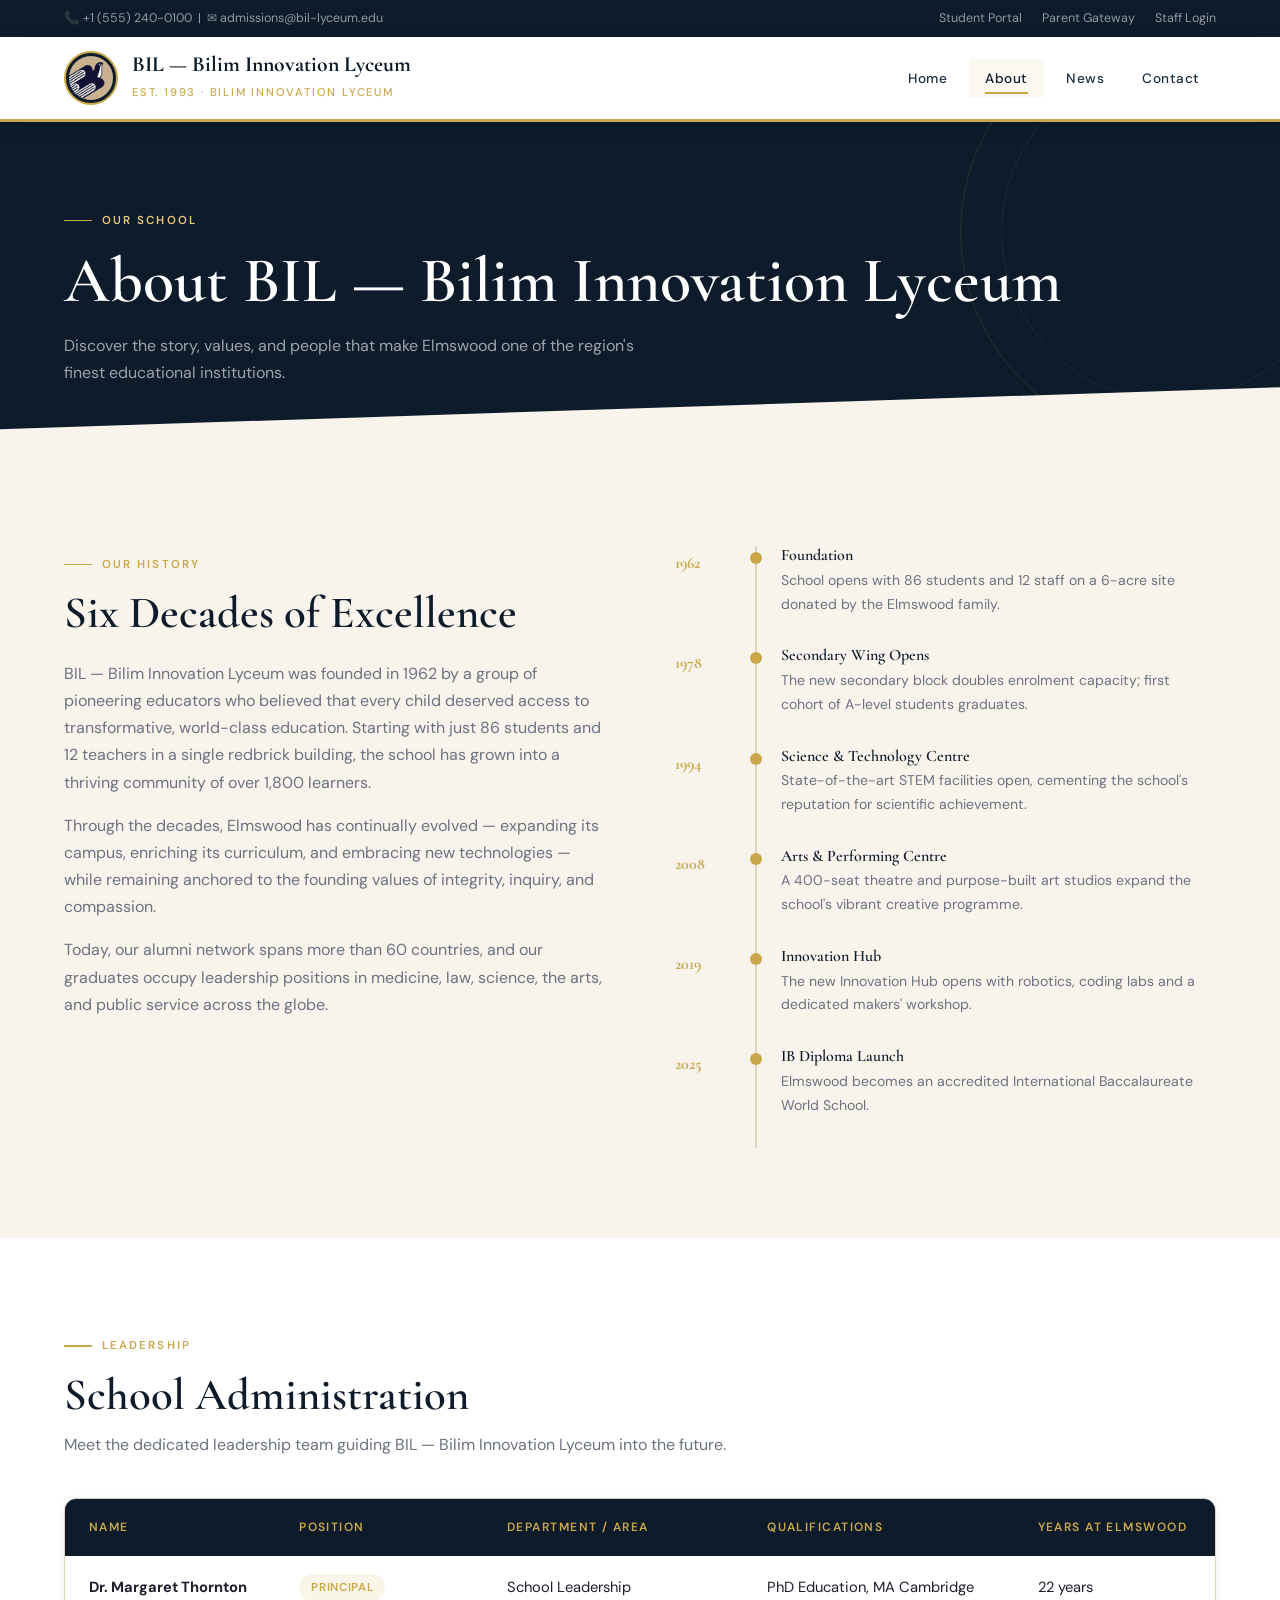
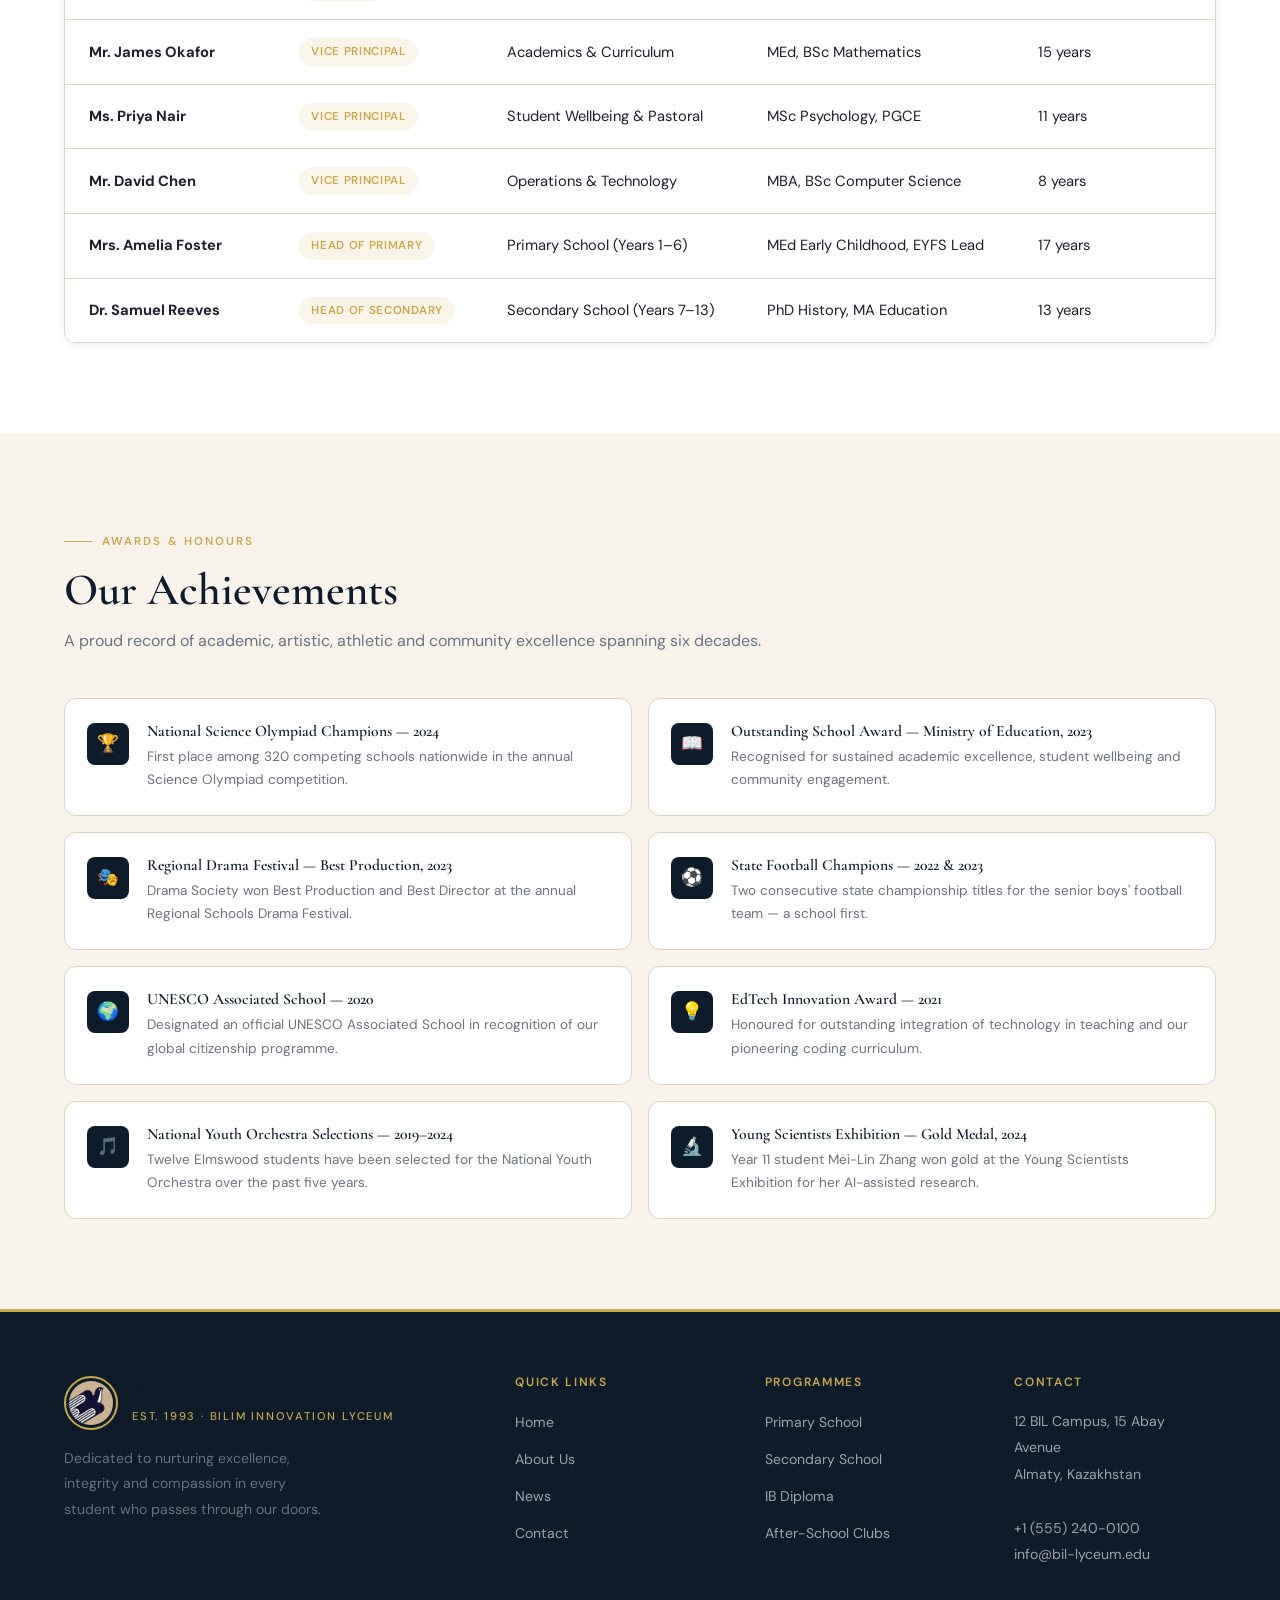
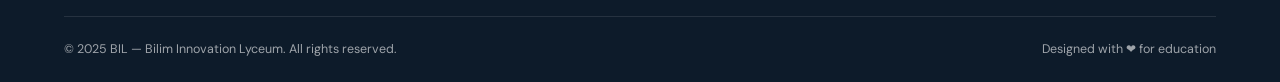
<file: about.html>
<!DOCTYPE html>
<html lang="en">
<head>
  <meta charset="UTF-8" />
  <meta name="viewport" content="width=device-width, initial-scale=1.0" />
  <title>About — BIL — Bilim Innovation Lyceum</title>
  <link rel="stylesheet" href="style.css" />
</head>
<body>

  <!-- ── Top Bar ── -->
  <div class="topbar">
    <div class="container">
      <span>📞 +1 (555) 240-0100 &nbsp;|&nbsp; ✉ admissions@bil-lyceum.edu</span>
      <div class="topbar-links">
        <a href="#">Student Portal</a>
        <a href="#">Parent Gateway</a>
        <a href="#">Staff Login</a>
      </div>
    </div>
  </div>

  <!-- ── Header / Nav ── -->
  <header>
    <div class="container">
      <div class="nav-inner">
                <a href="index.html" class="logo-wrap">
          <img class="logo-img" src="images/logo.png" alt="BIL Logo"
               onerror="this.style.display='none';this.nextElementSibling.style.display='flex'">
          <div class="logo-svg" style="display:none">
            <svg width="34" height="34" viewBox="0 0 34 34" fill="none">
              <path d="M17 4L30 11V23L17 30L4 23V11L17 4Z" stroke="#C9A84C" stroke-width="1.5" fill="none"/>
              <path d="M17 8L26 13V21L17 26L8 21V13L17 8Z" fill="#C9A84C" opacity="0.2"/>
              <text x="17" y="21" text-anchor="middle" font-family="Georgia,serif" font-size="11" font-weight="bold" fill="#C9A84C">B</text>
            </svg>
          </div>
          <div class="logo-text">
            <h1>BIL — Bilim Innovation Lyceum</h1>
            <span>Est. 1993 · Bilim Innovation Lyceum</span>
          </div>
        </a>

        <button class="hamburger" id="hamburger" aria-label="Toggle menu">
          <span></span><span></span><span></span>
        </button>

        <nav>
          <ul id="nav-menu">
            <li><a href="index.html">Home</a></li>
            <li><a href="about.html" class="active">About</a></li>
            <li><a href="news.html">News</a></li>
            <li><a href="contact.html">Contact</a></li>
          </ul>
        </nav>
      </div>
    </div>
  </header>

  <!-- =========================================
       PAGE HERO
  ========================================= -->
  <section class="page-hero">
    <div class="page-hero-deco"></div>
    <div class="container">
      <span class="section-label">Our School</span>
      <h1>About BIL — Bilim Innovation Lyceum</h1>
      <p>Discover the story, values, and people that make Elmswood one of the region's finest educational institutions.</p>
    </div>
  </section>

  <!-- =========================================
       SCHOOL HISTORY
  ========================================= -->
  <section class="about-history">
    <div class="container">
      <div class="about-history-grid">
        <div class="history-text">
          <span class="section-label">Our History</span>
          <h2>Six Decades of Excellence</h2>
          <p>
            BIL — Bilim Innovation Lyceum was founded in 1962 by a group of pioneering educators who believed
            that every child deserved access to transformative, world-class education. Starting with
            just 86 students and 12 teachers in a single redbrick building, the school has grown
            into a thriving community of over 1,800 learners.
          </p>
          <p>
            Through the decades, Elmswood has continually evolved — expanding its campus, enriching
            its curriculum, and embracing new technologies — while remaining anchored to the founding
            values of integrity, inquiry, and compassion.
          </p>
          <p>
            Today, our alumni network spans more than 60 countries, and our graduates occupy
            leadership positions in medicine, law, science, the arts, and public service across
            the globe.
          </p>
        </div>

        <!-- Timeline -->
        <div class="history-timeline">
          <div class="tl-item">
            <div class="tl-year">1962</div>
            <div class="tl-body">
              <h4>Foundation</h4>
              <p>School opens with 86 students and 12 staff on a 6-acre site donated by the Elmswood family.</p>
            </div>
          </div>
          <div class="tl-item">
            <div class="tl-year">1978</div>
            <div class="tl-body">
              <h4>Secondary Wing Opens</h4>
              <p>The new secondary block doubles enrolment capacity; first cohort of A-level students graduates.</p>
            </div>
          </div>
          <div class="tl-item">
            <div class="tl-year">1994</div>
            <div class="tl-body">
              <h4>Science &amp; Technology Centre</h4>
              <p>State-of-the-art STEM facilities open, cementing the school's reputation for scientific achievement.</p>
            </div>
          </div>
          <div class="tl-item">
            <div class="tl-year">2008</div>
            <div class="tl-body">
              <h4>Arts &amp; Performing Centre</h4>
              <p>A 400-seat theatre and purpose-built art studios expand the school's vibrant creative programme.</p>
            </div>
          </div>
          <div class="tl-item">
            <div class="tl-year">2019</div>
            <div class="tl-body">
              <h4>Innovation Hub</h4>
              <p>The new Innovation Hub opens with robotics, coding labs and a dedicated makers' workshop.</p>
            </div>
          </div>
          <div class="tl-item">
            <div class="tl-year">2025</div>
            <div class="tl-body">
              <h4>IB Diploma Launch</h4>
              <p>Elmswood becomes an accredited International Baccalaureate World School.</p>
            </div>
          </div>
        </div>
      </div>
    </div>
  </section>

  <!-- =========================================
       ADMINISTRATION TABLE
  ========================================= -->
  <section class="admin-section">
    <div class="container">
      <span class="section-label">Leadership</span>
      <h2>School Administration</h2>
      <p>Meet the dedicated leadership team guiding BIL — Bilim Innovation Lyceum into the future.</p>

      <div class="admin-table-wrap">
        <table>
          <thead>
            <tr>
              <th>Name</th>
              <th>Position</th>
              <th>Department / Area</th>
              <th>Qualifications</th>
              <th>Years at Elmswood</th>
            </tr>
          </thead>
          <tbody>
            <tr>
              <td><strong>Dr. Margaret Thornton</strong></td>
              <td><span class="position-badge">Principal</span></td>
              <td>School Leadership</td>
              <td>PhD Education, MA Cambridge</td>
              <td>22 years</td>
            </tr>
            <tr>
              <td><strong>Mr. James Okafor</strong></td>
              <td><span class="position-badge">Vice Principal</span></td>
              <td>Academics &amp; Curriculum</td>
              <td>MEd, BSc Mathematics</td>
              <td>15 years</td>
            </tr>
            <tr>
              <td><strong>Ms. Priya Nair</strong></td>
              <td><span class="position-badge">Vice Principal</span></td>
              <td>Student Wellbeing &amp; Pastoral</td>
              <td>MSc Psychology, PGCE</td>
              <td>11 years</td>
            </tr>
            <tr>
              <td><strong>Mr. David Chen</strong></td>
              <td><span class="position-badge">Vice Principal</span></td>
              <td>Operations &amp; Technology</td>
              <td>MBA, BSc Computer Science</td>
              <td>8 years</td>
            </tr>
            <tr>
              <td><strong>Mrs. Amelia Foster</strong></td>
              <td><span class="position-badge">Head of Primary</span></td>
              <td>Primary School (Years 1–6)</td>
              <td>MEd Early Childhood, EYFS Lead</td>
              <td>17 years</td>
            </tr>
            <tr>
              <td><strong>Dr. Samuel Reeves</strong></td>
              <td><span class="position-badge">Head of Secondary</span></td>
              <td>Secondary School (Years 7–13)</td>
              <td>PhD History, MA Education</td>
              <td>13 years</td>
            </tr>
          </tbody>
        </table>
      </div>
    </div>
  </section>

  <!-- =========================================
       ACHIEVEMENTS
  ========================================= -->
  <section class="achievements-section">
    <div class="container">
      <span class="section-label">Awards &amp; Honours</span>
      <h2>Our Achievements</h2>
      <p>A proud record of academic, artistic, athletic and community excellence spanning six decades.</p>

      <ul class="achievements-grid">
        <li class="achievement-item">
          <div class="ach-icon">🏆</div>
          <div class="ach-text">
            <h4>National Science Olympiad Champions — 2024</h4>
            <p>First place among 320 competing schools nationwide in the annual Science Olympiad competition.</p>
          </div>
        </li>
        <li class="achievement-item">
          <div class="ach-icon">📖</div>
          <div class="ach-text">
            <h4>Outstanding School Award — Ministry of Education, 2023</h4>
            <p>Recognised for sustained academic excellence, student wellbeing and community engagement.</p>
          </div>
        </li>
        <li class="achievement-item">
          <div class="ach-icon">🎭</div>
          <div class="ach-text">
            <h4>Regional Drama Festival — Best Production, 2023</h4>
            <p>Drama Society won Best Production and Best Director at the annual Regional Schools Drama Festival.</p>
          </div>
        </li>
        <li class="achievement-item">
          <div class="ach-icon">⚽</div>
          <div class="ach-text">
            <h4>State Football Champions — 2022 &amp; 2023</h4>
            <p>Two consecutive state championship titles for the senior boys' football team — a school first.</p>
          </div>
        </li>
        <li class="achievement-item">
          <div class="ach-icon">🌍</div>
          <div class="ach-text">
            <h4>UNESCO Associated School — 2020</h4>
            <p>Designated an official UNESCO Associated School in recognition of our global citizenship programme.</p>
          </div>
        </li>
        <li class="achievement-item">
          <div class="ach-icon">💡</div>
          <div class="ach-text">
            <h4>EdTech Innovation Award — 2021</h4>
            <p>Honoured for outstanding integration of technology in teaching and our pioneering coding curriculum.</p>
          </div>
        </li>
        <li class="achievement-item">
          <div class="ach-icon">🎵</div>
          <div class="ach-text">
            <h4>National Youth Orchestra Selections — 2019–2024</h4>
            <p>Twelve Elmswood students have been selected for the National Youth Orchestra over the past five years.</p>
          </div>
        </li>
        <li class="achievement-item">
          <div class="ach-icon">🔬</div>
          <div class="ach-text">
            <h4>Young Scientists Exhibition — Gold Medal, 2024</h4>
            <p>Year 11 student Mei-Lin Zhang won gold at the Young Scientists Exhibition for her AI-assisted research.</p>
          </div>
        </li>
      </ul>
    </div>
  </section>

  <!-- =========================================
       FOOTER
  ========================================= -->
  <footer>
    <div class="container">
      <div class="footer-main">
        <div class="footer-brand">
                  <a href="index.html" class="logo-wrap">
          <img class="logo-img" src="images/logo.png" alt="BIL Logo"
               onerror="this.style.display='none';this.nextElementSibling.style.display='flex'">
          <div class="logo-svg" style="display:none">
            <svg width="34" height="34" viewBox="0 0 34 34" fill="none">
              <path d="M17 4L30 11V23L17 30L4 23V11L17 4Z" stroke="#C9A84C" stroke-width="1.5" fill="none"/>
              <path d="M17 8L26 13V21L17 26L8 21V13L17 8Z" fill="#C9A84C" opacity="0.2"/>
              <text x="17" y="21" text-anchor="middle" font-family="Georgia,serif" font-size="11" font-weight="bold" fill="#C9A84C">B</text>
            </svg>
          </div>
          <div class="logo-text">
            <h1>BIL — Bilim Innovation Lyceum</h1>
            <span>Est. 1993 · Bilim Innovation Lyceum</span>
          </div>
        </a>
          <p>Dedicated to nurturing excellence, integrity and compassion in every student who passes through our doors.</p>
        </div>
        <div class="footer-col">
          <h4>Quick Links</h4>
          <ul>
            <li><a href="index.html">Home</a></li>
            <li><a href="about.html">About Us</a></li>
            <li><a href="news.html">News</a></li>
            <li><a href="contact.html">Contact</a></li>
          </ul>
        </div>
        <div class="footer-col">
          <h4>Programmes</h4>
          <ul>
            <li><a href="#">Primary School</a></li>
            <li><a href="#">Secondary School</a></li>
            <li><a href="#">IB Diploma</a></li>
            <li><a href="#">After-School Clubs</a></li>
          </ul>
        </div>
        <div class="footer-col">
          <h4>Contact</h4>
          <address>
            12 BIL Campus, 15 Abay Avenue<br>Almaty, Kazakhstan<br><br>
            <a href="tel:+15552400100">+1 (555) 240-0100</a><br>
            <a href="mailto:info@bil-lyceum.edu">info@bil-lyceum.edu</a>
          </address>
        </div>
      </div>
      <div class="footer-bottom">
        <span>© 2025 BIL — Bilim Innovation Lyceum. All rights reserved.</span>
        <span>Designed with ❤ for education</span>
      </div>
    </div>
  </footer>

  <script>
    const hamburger = document.getElementById('hamburger');
    const navMenu   = document.getElementById('nav-menu');
    hamburger.addEventListener('click', () => {
      hamburger.classList.toggle('open');
      navMenu.classList.toggle('open');
    });
  </script>
</body>
</html>
</file>
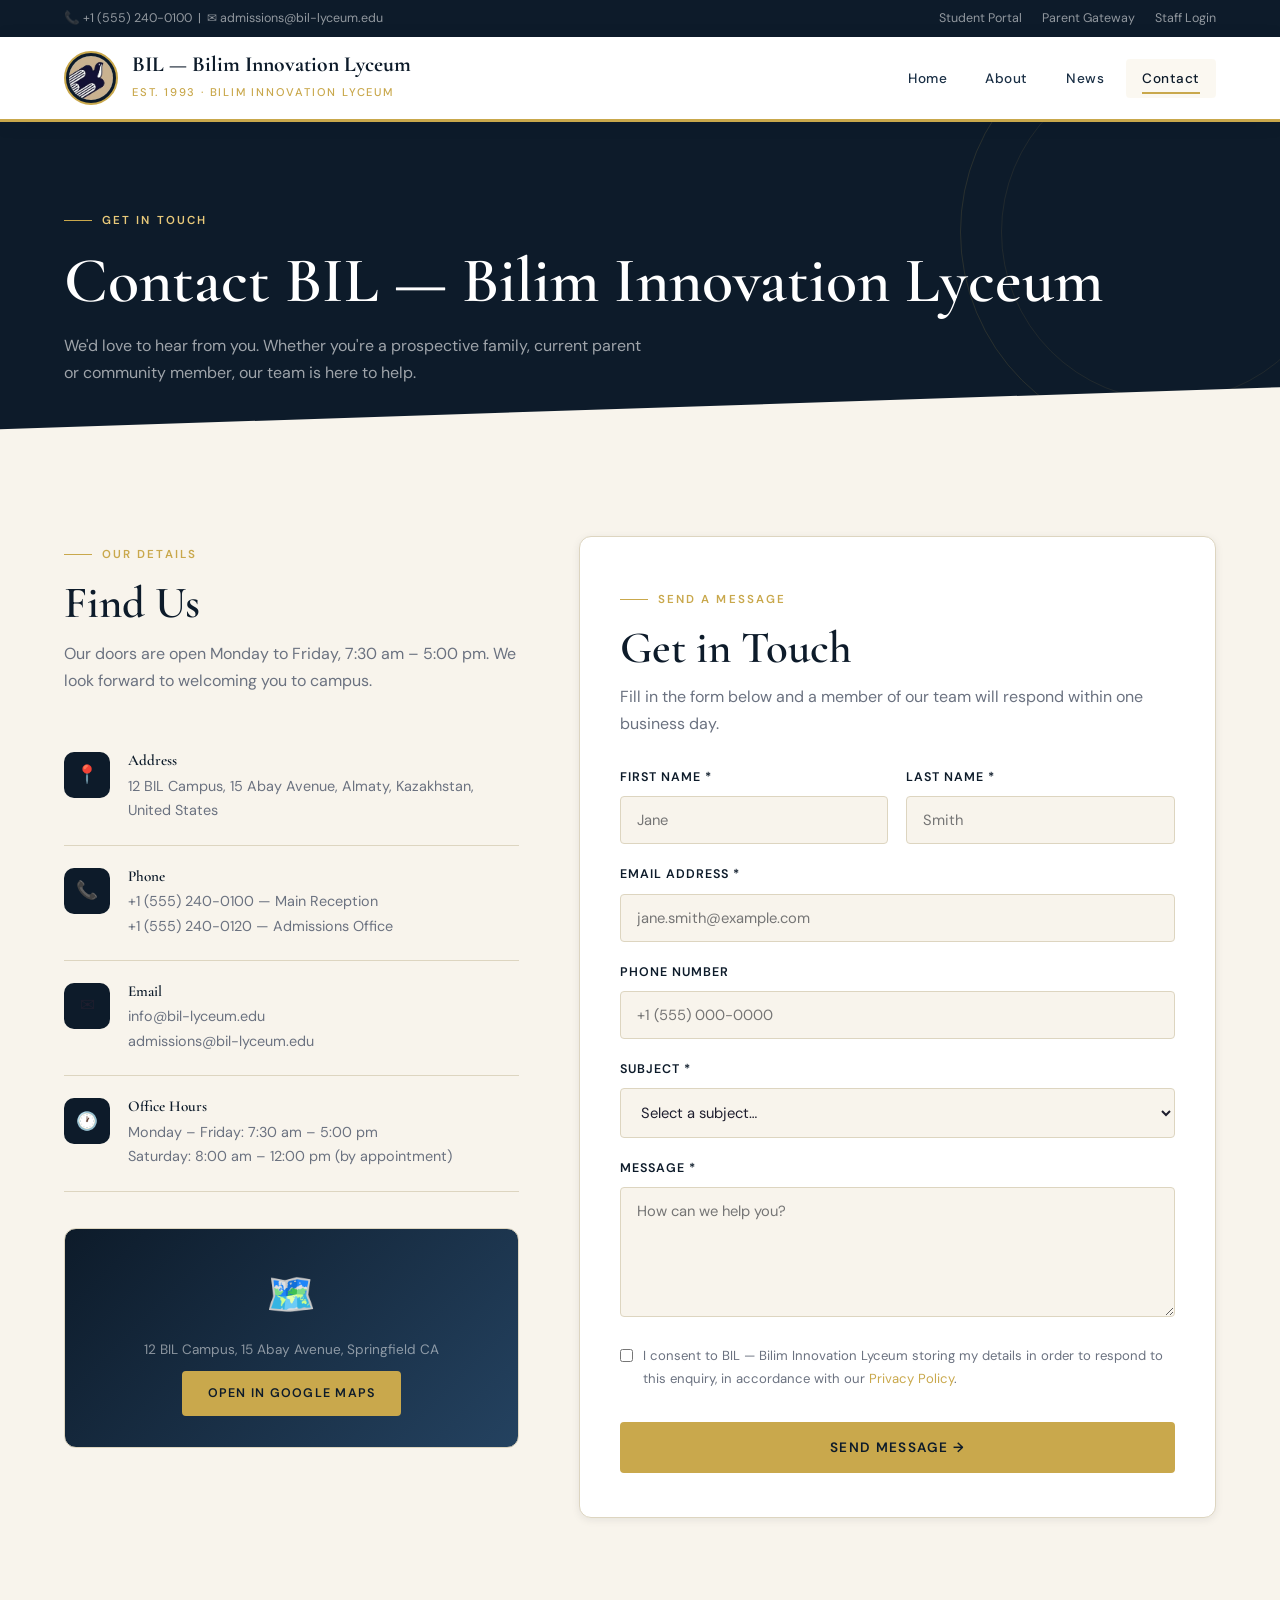
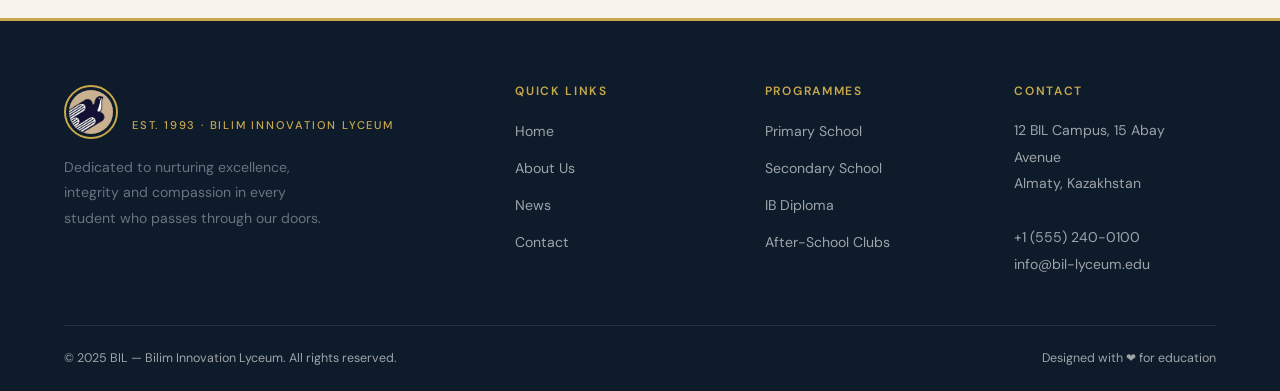
<file: contact.html>
<!DOCTYPE html>
<html lang="en">
<head>
  <meta charset="UTF-8" />
  <meta name="viewport" content="width=device-width, initial-scale=1.0" />
  <title>Contact — BIL — Bilim Innovation Lyceum</title>
  <link rel="stylesheet" href="style.css" />
</head>
<body>

  <!-- ── Top Bar ── -->
  <div class="topbar">
    <div class="container">
      <span>📞 +1 (555) 240-0100 &nbsp;|&nbsp; ✉ admissions@bil-lyceum.edu</span>
      <div class="topbar-links">
        <a href="#">Student Portal</a>
        <a href="#">Parent Gateway</a>
        <a href="#">Staff Login</a>
      </div>
    </div>
  </div>

  <!-- ── Header / Nav ── -->
  <header>
    <div class="container">
      <div class="nav-inner">
                <a href="index.html" class="logo-wrap">
          <img class="logo-img" src="images/logo.png" alt="BIL Logo"
               onerror="this.style.display='none';this.nextElementSibling.style.display='flex'">
          <div class="logo-svg" style="display:none">
            <svg width="34" height="34" viewBox="0 0 34 34" fill="none">
              <path d="M17 4L30 11V23L17 30L4 23V11L17 4Z" stroke="#C9A84C" stroke-width="1.5" fill="none"/>
              <path d="M17 8L26 13V21L17 26L8 21V13L17 8Z" fill="#C9A84C" opacity="0.2"/>
              <text x="17" y="21" text-anchor="middle" font-family="Georgia,serif" font-size="11" font-weight="bold" fill="#C9A84C">B</text>
            </svg>
          </div>
          <div class="logo-text">
            <h1>BIL — Bilim Innovation Lyceum</h1>
            <span>Est. 1993 · Bilim Innovation Lyceum</span>
          </div>
        </a>

        <button class="hamburger" id="hamburger" aria-label="Toggle menu">
          <span></span><span></span><span></span>
        </button>

        <nav>
          <ul id="nav-menu">
            <li><a href="index.html">Home</a></li>
            <li><a href="about.html">About</a></li>
            <li><a href="news.html">News</a></li>
            <li><a href="contact.html" class="active">Contact</a></li>
          </ul>
        </nav>
      </div>
    </div>
  </header>

  <!-- =========================================
       PAGE HERO
  ========================================= -->
  <section class="page-hero">
    <div class="page-hero-deco"></div>
    <div class="container">
      <span class="section-label">Get in Touch</span>
      <h1>Contact BIL — Bilim Innovation Lyceum</h1>
      <p>We'd love to hear from you. Whether you're a prospective family, current parent or community member, our team is here to help.</p>
    </div>
  </section>

  <!-- =========================================
       CONTACT MAIN
  ========================================= -->
  <main class="contact-main">
    <div class="container">
      <div class="contact-grid">

        <!-- Contact Info -->
        <div class="contact-info">
          <span class="section-label">Our Details</span>
          <h2>Find Us</h2>
          <p>Our doors are open Monday to Friday, 7:30 am – 5:00 pm. We look forward to welcoming you to campus.</p>

          <div class="contact-detail">
            <div class="contact-icon">📍</div>
            <div class="contact-detail-text">
              <h4>Address</h4>
              <p>12 BIL Campus, 15 Abay Avenue, Almaty, Kazakhstan, United States</p>
            </div>
          </div>

          <div class="contact-detail">
            <div class="contact-icon">📞</div>
            <div class="contact-detail-text">
              <h4>Phone</h4>
              <p><a href="tel:+15552400100">+1 (555) 240-0100</a> — Main Reception</p>
              <p><a href="tel:+15552400120">+1 (555) 240-0120</a> — Admissions Office</p>
            </div>
          </div>

          <div class="contact-detail">
            <div class="contact-icon">✉</div>
            <div class="contact-detail-text">
              <h4>Email</h4>
              <p><a href="mailto:info@bil-lyceum.edu">info@bil-lyceum.edu</a></p>
              <p><a href="mailto:admissions@bil-lyceum.edu">admissions@bil-lyceum.edu</a></p>
            </div>
          </div>

          <div class="contact-detail">
            <div class="contact-icon">🕐</div>
            <div class="contact-detail-text">
              <h4>Office Hours</h4>
              <p>Monday – Friday: 7:30 am – 5:00 pm</p>
              <p>Saturday: 8:00 am – 12:00 pm (by appointment)</p>
            </div>
          </div>

          <!-- Map placeholder -->
          <div style="margin-top:36px;">
            <div style="background:linear-gradient(135deg,var(--navy),var(--navy-light));border-radius:var(--radius-lg);height:220px;display:flex;flex-direction:column;align-items:center;justify-content:center;gap:10px;border:1px solid var(--border);">
              <span style="font-size:2.5rem;">🗺️</span>
              <p style="color:rgba(255,255,255,.5);font-size:.85rem;">12 BIL Campus, 15 Abay Avenue, Springfield CA</p>
              <a href="https://maps.google.com" target="_blank" rel="noopener" class="btn btn-gold" style="padding:10px 24px;font-size:.78rem;">Open in Google Maps</a>
            </div>
          </div>
        </div>

        <!-- Contact Form -->
        <div class="contact-form-wrap">
          <span class="section-label">Send a Message</span>
          <h2>Get in Touch</h2>
          <p>Fill in the form below and a member of our team will respond within one business day.</p>

          <form id="contact-form" novalidate>
            <div class="form-row">
              <div class="form-group">
                <label for="first-name">First Name *</label>
                <input type="text" id="first-name" name="first-name" placeholder="Jane" required />
              </div>
              <div class="form-group">
                <label for="last-name">Last Name *</label>
                <input type="text" id="last-name" name="last-name" placeholder="Smith" required />
              </div>
            </div>

            <div class="form-group">
              <label for="email">Email Address *</label>
              <input type="email" id="email" name="email" placeholder="jane.smith@example.com" required />
            </div>

            <div class="form-group">
              <label for="phone">Phone Number</label>
              <input type="tel" id="phone" name="phone" placeholder="+1 (555) 000-0000" />
            </div>

            <div class="form-group">
              <label for="subject">Subject *</label>
              <select id="subject" name="subject" required>
                <option value="" disabled selected>Select a subject…</option>
                <option value="admissions">Admissions Enquiry</option>
                <option value="academics">Academic Information</option>
                <option value="fees">Fees &amp; Scholarships</option>
                <option value="events">Events &amp; Open Days</option>
                <option value="complaint">Complaint / Concern</option>
                <option value="other">Other</option>
              </select>
            </div>

            <div class="form-group">
              <label for="message">Message *</label>
              <textarea id="message" name="message" placeholder="How can we help you?" required></textarea>
            </div>

            <div class="form-group" style="display:flex;align-items:flex-start;gap:10px;margin-bottom:24px;">
              <input type="checkbox" id="consent" name="consent" style="width:auto;margin-top:4px;" required />
              <label for="consent" style="font-size:.82rem;text-transform:none;letter-spacing:0;font-weight:400;color:var(--muted);">
                I consent to BIL — Bilim Innovation Lyceum storing my details in order to respond to this enquiry, in accordance with our
                <a href="#" style="color:var(--gold);">Privacy Policy</a>.
              </label>
            </div>

            <div class="form-submit">
              <button type="submit" class="btn btn-gold">Send Message →</button>
            </div>

            <!-- Success Message (hidden by default) -->
            <div id="form-success" style="display:none;margin-top:20px;padding:18px 22px;background:rgba(201,168,76,.1);border:1px solid var(--gold);border-radius:var(--radius);color:var(--navy);">
              <strong>✅ Message sent!</strong> Thank you for reaching out. We'll be in touch within one business day.
            </div>
          </form>
        </div>

      </div>
    </div>
  </main>

  <!-- =========================================
       FOOTER
  ========================================= -->
  <footer>
    <div class="container">
      <div class="footer-main">
        <div class="footer-brand">
                  <a href="index.html" class="logo-wrap">
          <img class="logo-img" src="images/logo.png" alt="BIL Logo"
               onerror="this.style.display='none';this.nextElementSibling.style.display='flex'">
          <div class="logo-svg" style="display:none">
            <svg width="34" height="34" viewBox="0 0 34 34" fill="none">
              <path d="M17 4L30 11V23L17 30L4 23V11L17 4Z" stroke="#C9A84C" stroke-width="1.5" fill="none"/>
              <path d="M17 8L26 13V21L17 26L8 21V13L17 8Z" fill="#C9A84C" opacity="0.2"/>
              <text x="17" y="21" text-anchor="middle" font-family="Georgia,serif" font-size="11" font-weight="bold" fill="#C9A84C">B</text>
            </svg>
          </div>
          <div class="logo-text">
            <h1>BIL — Bilim Innovation Lyceum</h1>
            <span>Est. 1993 · Bilim Innovation Lyceum</span>
          </div>
        </a>
          <p>Dedicated to nurturing excellence, integrity and compassion in every student who passes through our doors.</p>
        </div>
        <div class="footer-col">
          <h4>Quick Links</h4>
          <ul>
            <li><a href="index.html">Home</a></li>
            <li><a href="about.html">About Us</a></li>
            <li><a href="news.html">News</a></li>
            <li><a href="contact.html">Contact</a></li>
          </ul>
        </div>
        <div class="footer-col">
          <h4>Programmes</h4>
          <ul>
            <li><a href="#">Primary School</a></li>
            <li><a href="#">Secondary School</a></li>
            <li><a href="#">IB Diploma</a></li>
            <li><a href="#">After-School Clubs</a></li>
          </ul>
        </div>
        <div class="footer-col">
          <h4>Contact</h4>
          <address>
            12 BIL Campus, 15 Abay Avenue<br>Almaty, Kazakhstan<br><br>
            <a href="tel:+15552400100">+1 (555) 240-0100</a><br>
            <a href="mailto:info@bil-lyceum.edu">info@bil-lyceum.edu</a>
          </address>
        </div>
      </div>
      <div class="footer-bottom">
        <span>© 2025 BIL — Bilim Innovation Lyceum. All rights reserved.</span>
        <span>Designed with ❤ for education</span>
      </div>
    </div>
  </footer>

  <script>
    // Hamburger toggle
    const hamburger = document.getElementById('hamburger');
    const navMenu   = document.getElementById('nav-menu');
    hamburger.addEventListener('click', () => {
      hamburger.classList.toggle('open');
      navMenu.classList.toggle('open');
    });

    // Form submit handler (demo)
    const form    = document.getElementById('contact-form');
    const success = document.getElementById('form-success');
    form.addEventListener('submit', (e) => {
      e.preventDefault();
      if (!form.checkValidity()) {
        form.reportValidity();
        return;
      }
      success.style.display = 'block';
      form.reset();
      success.scrollIntoView({ behavior: 'smooth', block: 'nearest' });
    });
  </script>
</body>
</html>
</file>
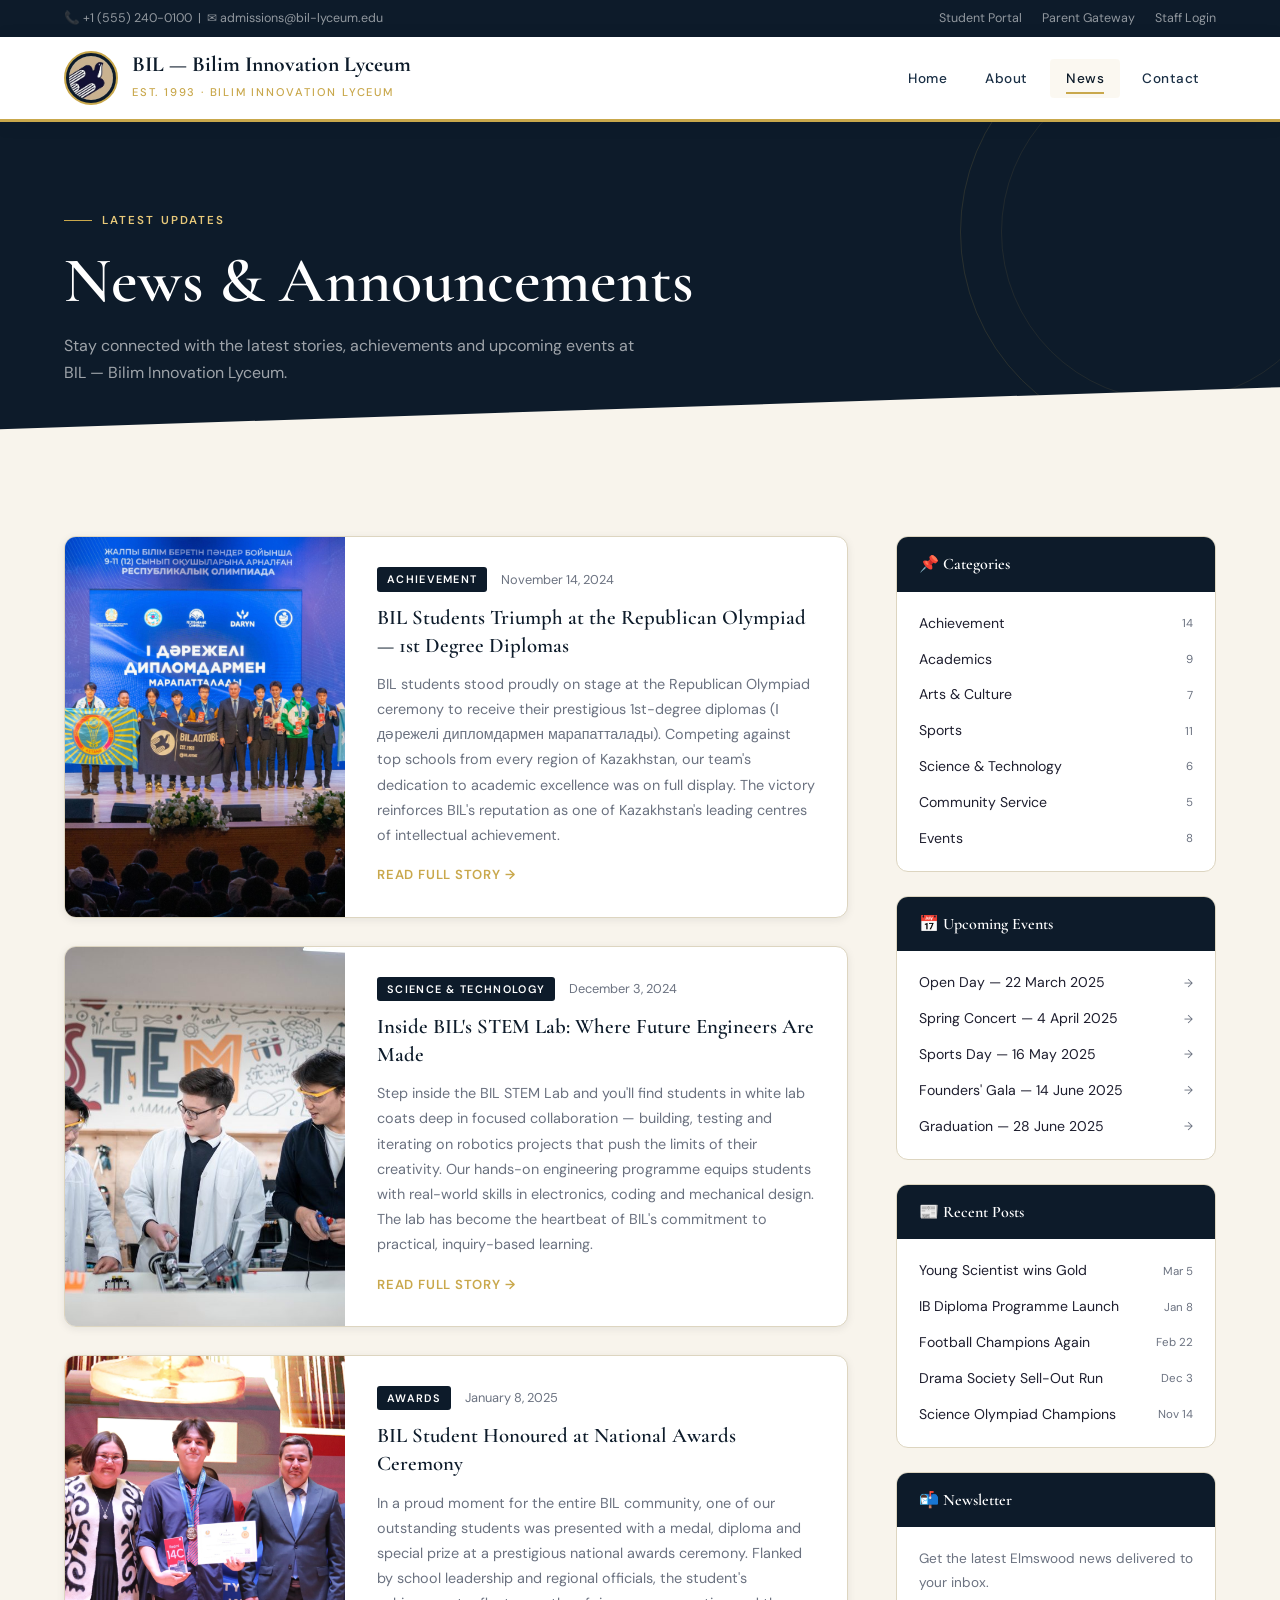
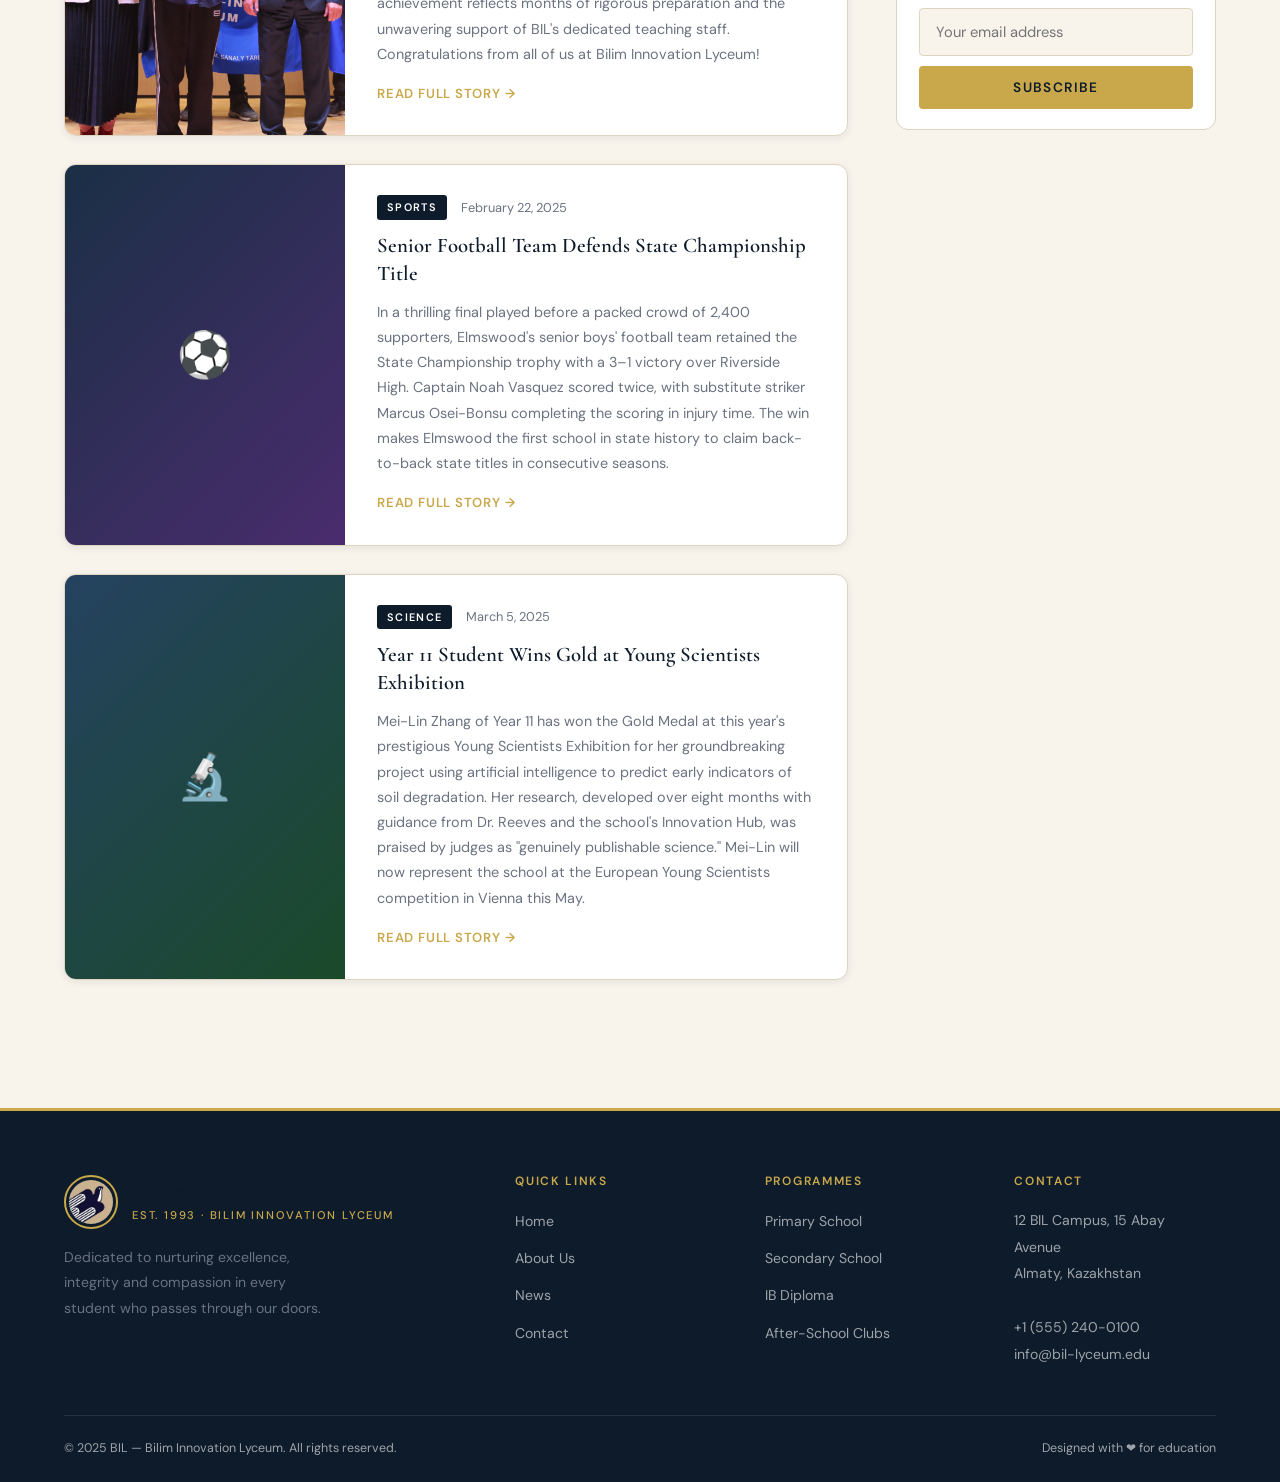
<file: news.html>
<!DOCTYPE html>
<html lang="en">
<head>
  <meta charset="UTF-8" />
  <meta name="viewport" content="width=device-width, initial-scale=1.0" />
  <title>News — BIL — Bilim Innovation Lyceum</title>
  <link rel="stylesheet" href="style.css" />
</head>
<body>

  <!-- ── Top Bar ── -->
  <div class="topbar">
    <div class="container">
      <span>📞 +1 (555) 240-0100 &nbsp;|&nbsp; ✉ admissions@bil-lyceum.edu</span>
      <div class="topbar-links">
        <a href="#">Student Portal</a>
        <a href="#">Parent Gateway</a>
        <a href="#">Staff Login</a>
      </div>
    </div>
  </div>

  <!-- ── Header / Nav ── -->
  <header>
    <div class="container">
      <div class="nav-inner">
                <a href="index.html" class="logo-wrap">
          <img class="logo-img" src="images/logo.png" alt="BIL Logo"
               onerror="this.style.display='none';this.nextElementSibling.style.display='flex'">
          <div class="logo-svg" style="display:none">
            <svg width="34" height="34" viewBox="0 0 34 34" fill="none">
              <path d="M17 4L30 11V23L17 30L4 23V11L17 4Z" stroke="#C9A84C" stroke-width="1.5" fill="none"/>
              <path d="M17 8L26 13V21L17 26L8 21V13L17 8Z" fill="#C9A84C" opacity="0.2"/>
              <text x="17" y="21" text-anchor="middle" font-family="Georgia,serif" font-size="11" font-weight="bold" fill="#C9A84C">B</text>
            </svg>
          </div>
          <div class="logo-text">
            <h1>BIL — Bilim Innovation Lyceum</h1>
            <span>Est. 1993 · Bilim Innovation Lyceum</span>
          </div>
        </a>

        <button class="hamburger" id="hamburger" aria-label="Toggle menu">
          <span></span><span></span><span></span>
        </button>

        <nav>
          <ul id="nav-menu">
            <li><a href="index.html">Home</a></li>
            <li><a href="about.html">About</a></li>
            <li><a href="news.html" class="active">News</a></li>
            <li><a href="contact.html">Contact</a></li>
          </ul>
        </nav>
      </div>
    </div>
  </header>

  <!-- =========================================
       PAGE HERO
  ========================================= -->
  <section class="page-hero">
    <div class="page-hero-deco"></div>
    <div class="container">
      <span class="section-label">Latest Updates</span>
      <h1>News &amp; Announcements</h1>
      <p>Stay connected with the latest stories, achievements and upcoming events at BIL — Bilim Innovation Lyceum.</p>
    </div>
  </section>

  <!-- =========================================
       NEWS MAIN
  ========================================= -->
  <main class="news-main">
    <div class="container">
      <div class="news-layout">

        <!-- Articles Column -->
        <div class="articles-col">

          <!-- Article 1 -->
          <article class="article-card">
            <div class="article-card-img">
              <img src="images/news1.jpg" alt="BIL students awarded 1st-degree diplomas at the Republican Olympiad ceremony" />
            </div>
            <div class="article-body">
              <div class="article-meta">
                <span class="article-cat">Achievement</span>
                <span class="article-date">November 14, 2024</span>
              </div>
              <h3>BIL Students Triumph at the Republican Olympiad — 1st Degree Diplomas</h3>
              <p>
                BIL students stood proudly on stage at the Republican Olympiad ceremony to receive their
                prestigious 1st-degree diplomas (І дәрежелі дипломдармен марапатталады). Competing against
                top schools from every region of Kazakhstan, our team's dedication to academic excellence
                was on full display. The victory reinforces BIL's reputation as one of Kazakhstan's leading
                centres of intellectual achievement.
              </p>
              <a href="#" class="read-more">Read Full Story →</a>
            </div>
          </article>

          <!-- Article 2 -->
          <article class="article-card">
            <div class="article-card-img">
              <img src="images/news2.jpg" alt="BIL students working in the STEM lab on robotics projects" />
            </div>
            <div class="article-body">
              <div class="article-meta">
                <span class="article-cat">Science &amp; Technology</span>
                <span class="article-date">December 3, 2024</span>
              </div>
              <h3>Inside BIL's STEM Lab: Where Future Engineers Are Made</h3>
              <p>
                Step inside the BIL STEM Lab and you'll find students in white lab coats deep in focused
                collaboration — building, testing and iterating on robotics projects that push the limits
                of their creativity. Our hands-on engineering programme equips students with real-world
                skills in electronics, coding and mechanical design. The lab has become the heartbeat
                of BIL's commitment to practical, inquiry-based learning.
              </p>
              <a href="#" class="read-more">Read Full Story →</a>
            </div>
          </article>

          <!-- Article 3 -->
          <article class="article-card">
            <div class="article-card-img">
              <img src="images/news3.jpg" alt="BIL student receiving award and diploma at ceremony" />
            </div>
            <div class="article-body">
              <div class="article-meta">
                <span class="article-cat">Awards</span>
                <span class="article-date">January 8, 2025</span>
              </div>
              <h3>BIL Student Honoured at National Awards Ceremony</h3>
              <p>
                In a proud moment for the entire BIL community, one of our outstanding students was
                presented with a medal, diploma and special prize at a prestigious national awards
                ceremony. Flanked by school leadership and regional officials, the student's
                achievement reflects months of rigorous preparation and the unwavering support of
                BIL's dedicated teaching staff. Congratulations from all of us at Bilim Innovation Lyceum!
              </p>
              <a href="#" class="read-more">Read Full Story →</a>
            </div>
          </article>

          <!-- Article 4 -->
          <article class="article-card">
            <div class="article-card-img">
              <div class="img-ph" style="background:linear-gradient(135deg,#1a2f45,#4a2c6e)">⚽</div>
            </div>
            <div class="article-body">
              <div class="article-meta">
                <span class="article-cat">Sports</span>
                <span class="article-date">February 22, 2025</span>
              </div>
              <h3>Senior Football Team Defends State Championship Title</h3>
              <p>
                In a thrilling final played before a packed crowd of 2,400 supporters, Elmswood's senior
                boys' football team retained the State Championship trophy with a 3–1 victory over
                Riverside High. Captain Noah Vasquez scored twice, with substitute striker Marcus
                Osei-Bonsu completing the scoring in injury time. The win makes Elmswood the first
                school in state history to claim back-to-back state titles in consecutive seasons.
              </p>
              <a href="#" class="read-more">Read Full Story →</a>
            </div>
          </article>

          <!-- Article 5 -->
          <article class="article-card">
            <div class="article-card-img">
              <div class="img-ph" style="background:linear-gradient(135deg,#244260,#1a4a2a)">🔬</div>
            </div>
            <div class="article-body">
              <div class="article-meta">
                <span class="article-cat">Science</span>
                <span class="article-date">March 5, 2025</span>
              </div>
              <h3>Year 11 Student Wins Gold at Young Scientists Exhibition</h3>
              <p>
                Mei-Lin Zhang of Year 11 has won the Gold Medal at this year's prestigious Young Scientists
                Exhibition for her groundbreaking project using artificial intelligence to predict early
                indicators of soil degradation. Her research, developed over eight months with guidance
                from Dr. Reeves and the school's Innovation Hub, was praised by judges as "genuinely
                publishable science." Mei-Lin will now represent the school at the European Young
                Scientists competition in Vienna this May.
              </p>
              <a href="#" class="read-more">Read Full Story →</a>
            </div>
          </article>

        </div>

        <!-- Sidebar -->
        <aside class="sidebar">
          <div class="sidebar-card">
            <div class="sidebar-card-header">
              <h3>📌 Categories</h3>
            </div>
            <div class="sidebar-card-body">
              <ul class="sidebar-link-list">
                <li><a href="#">Achievement <span>14</span></a></li>
                <li><a href="#">Academics <span>9</span></a></li>
                <li><a href="#">Arts &amp; Culture <span>7</span></a></li>
                <li><a href="#">Sports <span>11</span></a></li>
                <li><a href="#">Science &amp; Technology <span>6</span></a></li>
                <li><a href="#">Community Service <span>5</span></a></li>
                <li><a href="#">Events <span>8</span></a></li>
              </ul>
            </div>
          </div>

          <div class="sidebar-card">
            <div class="sidebar-card-header">
              <h3>📅 Upcoming Events</h3>
            </div>
            <div class="sidebar-card-body">
              <ul class="sidebar-link-list">
                <li><a href="#">Open Day — 22 March 2025 <span>→</span></a></li>
                <li><a href="#">Spring Concert — 4 April 2025 <span>→</span></a></li>
                <li><a href="#">Sports Day — 16 May 2025 <span>→</span></a></li>
                <li><a href="#">Founders' Gala — 14 June 2025 <span>→</span></a></li>
                <li><a href="#">Graduation — 28 June 2025 <span>→</span></a></li>
              </ul>
            </div>
          </div>

          <div class="sidebar-card">
            <div class="sidebar-card-header">
              <h3>📰 Recent Posts</h3>
            </div>
            <div class="sidebar-card-body">
              <ul class="sidebar-link-list">
                <li><a href="#">Young Scientist wins Gold <span>Mar 5</span></a></li>
                <li><a href="#">IB Diploma Programme Launch <span>Jan 8</span></a></li>
                <li><a href="#">Football Champions Again <span>Feb 22</span></a></li>
                <li><a href="#">Drama Society Sell-Out Run <span>Dec 3</span></a></li>
                <li><a href="#">Science Olympiad Champions <span>Nov 14</span></a></li>
              </ul>
            </div>
          </div>

          <div class="sidebar-card">
            <div class="sidebar-card-header">
              <h3>📬 Newsletter</h3>
            </div>
            <div class="sidebar-card-body">
              <p style="font-size:.85rem;margin-bottom:14px;">Get the latest Elmswood news delivered to your inbox.</p>
              <div class="form-group" style="margin-bottom:10px;">
                <input type="email" placeholder="Your email address" style="background:#f8f4ec;" />
              </div>
              <button class="btn btn-gold" style="width:100%;text-align:center;padding:11px;">Subscribe</button>
            </div>
          </div>
        </aside>

      </div>
    </div>
  </main>

  <!-- =========================================
       FOOTER
  ========================================= -->
  <footer>
    <div class="container">
      <div class="footer-main">
        <div class="footer-brand">
                  <a href="index.html" class="logo-wrap">
          <img class="logo-img" src="images/logo.png" alt="BIL Logo"
               onerror="this.style.display='none';this.nextElementSibling.style.display='flex'">
          <div class="logo-svg" style="display:none">
            <svg width="34" height="34" viewBox="0 0 34 34" fill="none">
              <path d="M17 4L30 11V23L17 30L4 23V11L17 4Z" stroke="#C9A84C" stroke-width="1.5" fill="none"/>
              <path d="M17 8L26 13V21L17 26L8 21V13L17 8Z" fill="#C9A84C" opacity="0.2"/>
              <text x="17" y="21" text-anchor="middle" font-family="Georgia,serif" font-size="11" font-weight="bold" fill="#C9A84C">B</text>
            </svg>
          </div>
          <div class="logo-text">
            <h1>BIL — Bilim Innovation Lyceum</h1>
            <span>Est. 1993 · Bilim Innovation Lyceum</span>
          </div>
        </a>
          <p>Dedicated to nurturing excellence, integrity and compassion in every student who passes through our doors.</p>
        </div>
        <div class="footer-col">
          <h4>Quick Links</h4>
          <ul>
            <li><a href="index.html">Home</a></li>
            <li><a href="about.html">About Us</a></li>
            <li><a href="news.html">News</a></li>
            <li><a href="contact.html">Contact</a></li>
          </ul>
        </div>
        <div class="footer-col">
          <h4>Programmes</h4>
          <ul>
            <li><a href="#">Primary School</a></li>
            <li><a href="#">Secondary School</a></li>
            <li><a href="#">IB Diploma</a></li>
            <li><a href="#">After-School Clubs</a></li>
          </ul>
        </div>
        <div class="footer-col">
          <h4>Contact</h4>
          <address>
            12 BIL Campus, 15 Abay Avenue<br>Almaty, Kazakhstan<br><br>
            <a href="tel:+15552400100">+1 (555) 240-0100</a><br>
            <a href="mailto:info@bil-lyceum.edu">info@bil-lyceum.edu</a>
          </address>
        </div>
      </div>
      <div class="footer-bottom">
        <span>© 2025 BIL — Bilim Innovation Lyceum. All rights reserved.</span>
        <span>Designed with ❤ for education</span>
      </div>
    </div>
  </footer>

  <script>
    const hamburger = document.getElementById('hamburger');
    const navMenu   = document.getElementById('nav-menu');
    hamburger.addEventListener('click', () => {
      hamburger.classList.toggle('open');
      navMenu.classList.toggle('open');
    });
  </script>
</body>
</html>
</file>
<file: style.css>
/* =========================================
   ELMSWOOD ACADEMY — style.css
   Google Fonts: Cormorant Garamond + DM Sans
   ========================================= */

@import url('https://fonts.googleapis.com/css2?family=Cormorant+Garamond:ital,wght@0,300;0,400;0,600;0,700;1,300;1,400&family=DM+Sans:wght@300;400;500;600&display=swap');

/* ── CSS Variables ── */
:root {
  --navy:      #0d1b2a;
  --navy-mid:  #1a2f45;
  --navy-light:#244260;
  --gold:      #c9a84c;
  --gold-light:#e8c97a;
  --cream:     #f8f4ec;
  --white:     #ffffff;
  --text:      #1e1e2e;
  --muted:     #6b7280;
  --border:    #ddd5c0;

  --font-display: 'Cormorant Garamond', Georgia, serif;
  --font-body:    'DM Sans', sans-serif;

  --shadow-sm:  0 2px 8px rgba(13,27,42,.08);
  --shadow-md:  0 8px 30px rgba(13,27,42,.14);
  --shadow-lg:  0 20px 60px rgba(13,27,42,.18);
  --radius:     4px;
  --radius-lg:  12px;
  --transition: .28s cubic-bezier(.4,0,.2,1);
}

/* ── Reset & Base ── */
*, *::before, *::after { box-sizing: border-box; margin: 0; padding: 0; }

html { scroll-behavior: smooth; }

body {
  font-family: var(--font-body);
  font-size: 16px;
  line-height: 1.7;
  color: var(--text);
  background: var(--cream);
  -webkit-font-smoothing: antialiased;
}

img { max-width: 100%; display: block; }
a  { text-decoration: none; color: inherit; }
ul { list-style: none; }

/* ── Typography ── */
h1, h2, h3, h4 {
  font-family: var(--font-display);
  line-height: 1.15;
  font-weight: 600;
}

h1 { font-size: clamp(2.4rem, 5vw, 4.2rem); }
h2 { font-size: clamp(1.8rem, 3.5vw, 2.8rem); }
h3 { font-size: 1.45rem; }
h4 { font-size: 1.1rem; }

p  { font-size: 1rem; color: var(--muted); }

/* ── Utility ── */
.container {
  width: 90%;
  max-width: 1180px;
  margin: 0 auto;
}

.section-label {
  display: inline-flex;
  align-items: center;
  gap: 10px;
  font-family: var(--font-body);
  font-size: .72rem;
  font-weight: 600;
  letter-spacing: .18em;
  text-transform: uppercase;
  color: var(--gold);
  margin-bottom: 14px;
}
.section-label::before {
  content: '';
  display: block;
  width: 28px;
  height: 1.5px;
  background: var(--gold);
}

.btn {
  display: inline-block;
  padding: 13px 34px;
  font-family: var(--font-body);
  font-size: .85rem;
  font-weight: 600;
  letter-spacing: .1em;
  text-transform: uppercase;
  border-radius: var(--radius);
  cursor: pointer;
  transition: all var(--transition);
}
.btn-gold {
  background: var(--gold);
  color: var(--navy);
  border: 2px solid var(--gold);
}
.btn-gold:hover {
  background: transparent;
  color: var(--gold);
  transform: translateY(-2px);
  box-shadow: var(--shadow-md);
}
.btn-outline {
  background: transparent;
  color: var(--white);
  border: 2px solid rgba(255,255,255,.6);
}
.btn-outline:hover {
  background: var(--white);
  color: var(--navy);
  transform: translateY(-2px);
}

/* =========================================
   TOP BAR
   ========================================= */
.topbar {
  background: var(--navy);
  padding: 8px 0;
  font-size: .78rem;
  color: rgba(255,255,255,.55);
}
.topbar .container {
  display: flex;
  justify-content: space-between;
  align-items: center;
  gap: 12px;
}
.topbar a { transition: color var(--transition); }
.topbar a:hover { color: var(--gold); }
.topbar-links { display: flex; gap: 20px; }

/* =========================================
   HEADER / NAV
   ========================================= */
header {
  background: var(--white);
  position: sticky;
  top: 0;
  z-index: 1000;
  box-shadow: 0 2px 16px rgba(13,27,42,.1);
  border-bottom: 3px solid var(--gold);
}

.nav-inner {
  display: flex;
  align-items: center;
  justify-content: space-between;
  padding: 14px 0;
  gap: 24px;
}

/* Logo */
.logo-wrap {
  display: flex;
  align-items: center;
  gap: 14px;
  text-decoration: none;
  color: inherit;
}
.logo-img {
  width: 54px;
  height: 54px;
  border-radius: 50%;
  border: 2px solid var(--gold);
  object-fit: contain;
  background: var(--navy);
  padding: 3px;
  flex-shrink: 0;
}
.logo-svg {
  width: 54px;
  height: 54px;
  border-radius: 50%;
  border: 2px solid var(--gold);
  flex-shrink: 0;
  background: var(--navy);
  display: flex;
  align-items: center;
  justify-content: center;
}
.logo-text h1 {
  font-family: var(--font-display);
  font-size: 1.35rem;
  font-weight: 700;
  color: var(--navy);
  line-height: 1.1;
}
.logo-text span {
  font-family: var(--font-body);
  font-size: .7rem;
  letter-spacing: .16em;
  text-transform: uppercase;
  color: var(--gold);
  font-weight: 500;
}

/* Nav links */
nav ul {
  display: flex;
  gap: 6px;
}
nav ul li a {
  display: block;
  padding: 8px 16px;
  font-size: .85rem;
  font-weight: 500;
  letter-spacing: .04em;
  color: var(--navy-mid);
  border-radius: var(--radius);
  position: relative;
  transition: color var(--transition), background var(--transition);
}
nav ul li a::after {
  content: '';
  position: absolute;
  bottom: 4px;
  left: 16px;
  right: 16px;
  height: 2px;
  background: var(--gold);
  transform: scaleX(0);
  transform-origin: left;
  transition: transform var(--transition);
}
nav ul li a:hover,
nav ul li a.active {
  color: var(--navy);
  background: rgba(201,168,76,.08);
}
nav ul li a:hover::after,
nav ul li a.active::after {
  transform: scaleX(1);
}

/* Hamburger */
.hamburger {
  display: none;
  flex-direction: column;
  gap: 5px;
  cursor: pointer;
  padding: 4px;
  background: none;
  border: none;
}
.hamburger span {
  display: block;
  width: 24px;
  height: 2px;
  background: var(--navy);
  transition: all var(--transition);
  border-radius: 2px;
}
.hamburger.open span:nth-child(1) { transform: rotate(45deg) translate(5px, 5px); }
.hamburger.open span:nth-child(2) { opacity: 0; }
.hamburger.open span:nth-child(3) { transform: rotate(-45deg) translate(5px,-5px); }

/* =========================================
   HERO — INDEX
   ========================================= */
.hero {
  position: relative;
  min-height: 90vh;
  display: flex;
  align-items: center;
  overflow: hidden;
  background: var(--navy);
}
.hero-bg {
  position: absolute;
  inset: 0;
  background: 
    linear-gradient(135deg, rgba(13,27,42,.92) 40%, rgba(36,66,96,.75) 100%),
    url('images/hero-bg.jpg') center/cover no-repeat;
}
/* Decorative diagonal stripe */
.hero-bg::after {
  content: '';
  position: absolute;
  bottom: -1px;
  left: 0;
  right: 0;
  height: 100px;
  background: var(--cream);
  clip-path: polygon(0 60%, 100% 0, 100% 100%, 0 100%);
}

.hero-content {
  position: relative;
  z-index: 2;
  display: grid;
  grid-template-columns: 1fr 1fr;
  gap: 60px;
  align-items: center;
  padding: 100px 0 160px;
}

.hero-text .section-label { color: var(--gold-light); }
.hero-text h1 {
  color: var(--white);
  font-weight: 300;
  margin-bottom: 8px;
}
.hero-text h1 strong {
  font-weight: 700;
  color: var(--gold);
  display: block;
}
.hero-text p {
  color: rgba(255,255,255,.7);
  font-size: 1.05rem;
  margin: 18px 0 36px;
  max-width: 440px;
  line-height: 1.8;
}
.hero-cta {
  display: flex;
  gap: 14px;
  flex-wrap: wrap;
}

/* Stats bar */
.hero-stats {
  display: flex;
  gap: 40px;
  margin-top: 52px;
  padding-top: 36px;
  border-top: 1px solid rgba(255,255,255,.15);
}
.stat-item { text-align: left; }
.stat-num {
  font-family: var(--font-display);
  font-size: 2.4rem;
  font-weight: 700;
  color: var(--gold);
  line-height: 1;
}
.stat-label {
  font-size: .75rem;
  letter-spacing: .1em;
  text-transform: uppercase;
  color: rgba(255,255,255,.5);
  margin-top: 4px;
}

/* Hero image card */
.hero-image-wrap {
  position: relative;
}
.hero-img-card {
  position: relative;
  border-radius: var(--radius-lg);
  overflow: hidden;
  box-shadow: var(--shadow-lg);
}
.hero-img-card img,
.hero-img-placeholder {
  width: 100%;
  height: 420px;
  object-fit: cover;
  display: block;
}
.hero-img-placeholder {
  background: linear-gradient(135deg, var(--navy-mid), var(--navy-light));
  display: flex;
  align-items: center;
  justify-content: center;
}

.hero-badge {
  position: absolute;
  bottom: -20px;
  left: -20px;
  background: var(--gold);
  color: var(--navy);
  padding: 18px 24px;
  border-radius: var(--radius-lg);
  box-shadow: var(--shadow-md);
}
.hero-badge strong {
  font-family: var(--font-display);
  font-size: 1.7rem;
  font-weight: 700;
  display: block;
  line-height: 1;
}
.hero-badge span {
  font-size: .7rem;
  font-weight: 600;
  letter-spacing: .08em;
  text-transform: uppercase;
  opacity: .8;
}

/* ── Scrolling banner ── */
.scroll-banner {
  background: var(--gold);
  padding: 14px 0;
  overflow: hidden;
  white-space: nowrap;
}
.scroll-track {
  display: inline-flex;
  gap: 0;
  animation: scrollBanner 28s linear infinite;
}
.scroll-track span {
  font-family: var(--font-body);
  font-size: .78rem;
  font-weight: 600;
  letter-spacing: .12em;
  text-transform: uppercase;
  color: var(--navy);
  padding: 0 36px;
}
.scroll-track span::before {
  content: '✦';
  margin-right: 36px;
}
@keyframes scrollBanner {
  from { transform: translateX(0); }
  to   { transform: translateX(-50%); }
}

/* =========================================
   FEATURES — INDEX
   ========================================= */
.features {
  padding: 100px 0;
  background: var(--white);
}
.features-header {
  text-align: center;
  margin-bottom: 60px;
}
.features-header .section-label { justify-content: center; }
.features-header p {
  max-width: 520px;
  margin: 14px auto 0;
}

.features-grid {
  display: grid;
  grid-template-columns: repeat(3, 1fr);
  gap: 28px;
}
.feature-card {
  background: var(--cream);
  border: 1px solid var(--border);
  border-radius: var(--radius-lg);
  padding: 36px 30px;
  transition: all var(--transition);
  position: relative;
  overflow: hidden;
}
.feature-card::before {
  content: '';
  position: absolute;
  top: 0; left: 0;
  width: 4px;
  height: 0;
  background: var(--gold);
  transition: height var(--transition);
}
.feature-card:hover {
  transform: translateY(-6px);
  box-shadow: var(--shadow-md);
  background: var(--white);
}
.feature-card:hover::before { height: 100%; }

.feature-icon {
  width: 52px;
  height: 52px;
  background: var(--navy);
  border-radius: 10px;
  display: flex;
  align-items: center;
  justify-content: center;
  margin-bottom: 22px;
  font-size: 1.4rem;
}
.feature-card h3 {
  font-size: 1.25rem;
  color: var(--navy);
  margin-bottom: 10px;
}
.feature-card p { font-size: .92rem; line-height: 1.75; }

/* =========================================
   ABOUT PREVIEW — INDEX
   ========================================= */
.about-preview {
  padding: 100px 0;
  background: var(--cream);
}
.about-grid {
  display: grid;
  grid-template-columns: 1fr 1fr;
  gap: 80px;
  align-items: center;
}
.about-img-wrap {
  position: relative;
}
.about-img-main {
  border-radius: var(--radius-lg);
  overflow: hidden;
  box-shadow: var(--shadow-md);
}
.about-img-main img,
.img-placeholder {
  width: 100%;
  height: 380px;
  object-fit: cover;
}
.img-placeholder {
  display: flex;
  align-items: center;
  justify-content: center;
  background: linear-gradient(135deg, var(--navy), var(--navy-light));
  font-size: 4rem;
}
.about-img-accent {
  position: absolute;
  bottom: -28px;
  right: -28px;
  width: 180px;
  height: 180px;
  background: var(--gold);
  border-radius: var(--radius-lg);
  z-index: -1;
  opacity: .35;
}

.about-text h2 { color: var(--navy); margin-bottom: 18px; }
.about-text p { margin-bottom: 16px; }
.about-text .btn { margin-top: 10px; }

.about-bullets {
  margin: 24px 0;
  display: flex;
  flex-direction: column;
  gap: 12px;
}
.about-bullets li {
  display: flex;
  align-items: center;
  gap: 12px;
  font-size: .92rem;
  color: var(--text);
}
.about-bullets li::before {
  content: '';
  flex-shrink: 0;
  width: 8px;
  height: 8px;
  background: var(--gold);
  border-radius: 50%;
}

/* =========================================
   NEWS PREVIEW — INDEX
   ========================================= */
.news-preview {
  padding: 100px 0;
  background: var(--navy);
}
.news-preview .section-label { color: var(--gold-light); }
.news-preview h2 { color: var(--white); margin-bottom: 10px; }
.news-preview .section-intro p { color: rgba(255,255,255,.55); margin-bottom: 48px; }

.news-grid {
  display: grid;
  grid-template-columns: repeat(3, 1fr);
  gap: 24px;
}
.news-card {
  background: rgba(255,255,255,.05);
  border: 1px solid rgba(255,255,255,.1);
  border-radius: var(--radius-lg);
  overflow: hidden;
  transition: all var(--transition);
}
.news-card:hover {
  transform: translateY(-6px);
  background: rgba(255,255,255,.09);
  box-shadow: 0 20px 50px rgba(0,0,0,.3);
}
.news-card-img {
  height: 190px;
  overflow: hidden;
}
.news-card-img img,
.news-card-img .img-ph {
  width: 100%;
  height: 100%;
  object-fit: cover;
  display: block;
  transition: transform .4s ease;
}
.news-card:hover .news-card-img img,
.news-card:hover .news-card-img .img-ph {
  transform: scale(1.05);
}
.news-card-img .img-ph {
  background: linear-gradient(135deg, var(--navy-light), var(--navy-mid));
  display: flex;
  align-items: center;
  justify-content: center;
  font-size: 2.5rem;
}
.news-card-body { padding: 26px 24px; }
.news-tag {
  font-size: .68rem;
  font-weight: 600;
  letter-spacing: .12em;
  text-transform: uppercase;
  color: var(--gold);
  margin-bottom: 8px;
}
.news-card-body h3 {
  font-size: 1.1rem;
  color: var(--white);
  margin-bottom: 10px;
  line-height: 1.4;
}
.news-card-body p {
  font-size: .88rem;
  color: rgba(255,255,255,.5);
  line-height: 1.7;
}
.news-date {
  font-size: .75rem;
  color: rgba(255,255,255,.3);
  margin-top: 16px;
  display: flex;
  align-items: center;
  gap: 6px;
}

/* =========================================
   FOOTER
   ========================================= */
footer {
  background: var(--navy);
  color: rgba(255,255,255,.6);
  border-top: 3px solid var(--gold);
}
.footer-main {
  display: grid;
  grid-template-columns: 2fr 1fr 1fr 1fr;
  gap: 48px;
  padding: 64px 0 48px;
}
.footer-brand p { font-size: .88rem; line-height: 1.8; margin-top: 16px; max-width: 260px; }
.footer-col h4 {
  font-family: var(--font-body);
  font-size: .75rem;
  font-weight: 600;
  letter-spacing: .14em;
  text-transform: uppercase;
  color: var(--gold);
  margin-bottom: 18px;
}
.footer-col ul { display: flex; flex-direction: column; gap: 10px; }
.footer-col ul li a {
  font-size: .88rem;
  transition: color var(--transition);
}
.footer-col ul li a:hover { color: var(--white); }
.footer-col address {
  font-style: normal;
  font-size: .88rem;
  line-height: 1.9;
}
.footer-col address a { transition: color var(--transition); }
.footer-col address a:hover { color: var(--gold); }

.footer-bottom {
  border-top: 1px solid rgba(255,255,255,.1);
  padding: 22px 0;
  display: flex;
  justify-content: space-between;
  align-items: center;
  font-size: .78rem;
  gap: 12px;
  flex-wrap: wrap;
}
.footer-bottom a { color: var(--gold); }

/* =========================================
   PAGE HERO (inner pages)
   ========================================= */
.page-hero {
  background: var(--navy);
  padding: 80px 0 70px;
  position: relative;
  overflow: hidden;
}
.page-hero::after {
  content: '';
  position: absolute;
  bottom: -1px;
  left: 0; right: 0;
  height: 70px;
  background: var(--cream);
  clip-path: polygon(0 60%, 100% 0, 100% 100%, 0 100%);
}
.page-hero .section-label { color: var(--gold-light); }
.page-hero h1 { color: var(--white); }
.page-hero p  { color: rgba(255,255,255,.6); margin-top: 14px; max-width: 580px; }
/* Decorative circle */
.page-hero-deco {
  position: absolute;
  right: -100px;
  top: -100px;
  width: 420px;
  height: 420px;
  border-radius: 50%;
  border: 1px solid rgba(201,168,76,.15);
}
.page-hero-deco::after {
  content: '';
  position: absolute;
  inset: 40px;
  border-radius: 50%;
  border: 1px solid rgba(201,168,76,.1);
}

/* =========================================
   ABOUT PAGE
   ========================================= */
.about-history {
  padding: 90px 0;
  background: var(--cream);
}
.about-history-grid {
  display: grid;
  grid-template-columns: 1fr 1fr;
  gap: 70px;
  align-items: start;
}
.history-text h2 { color: var(--navy); margin-bottom: 20px; }
.history-text p { margin-bottom: 16px; }

.history-timeline {
  display: flex;
  flex-direction: column;
  gap: 0;
}
.tl-item {
  display: grid;
  grid-template-columns: 80px 1fr;
  gap: 0;
}
.tl-year {
  font-family: var(--font-display);
  font-size: 1rem;
  font-weight: 700;
  color: var(--gold);
  padding-top: 4px;
}
.tl-body {
  border-left: 2px solid var(--border);
  padding: 0 0 30px 24px;
  position: relative;
}
.tl-body::before {
  content: '';
  position: absolute;
  left: -7px;
  top: 6px;
  width: 12px;
  height: 12px;
  background: var(--gold);
  border-radius: 50%;
}
.tl-body h4 { color: var(--navy); margin-bottom: 4px; font-size: 1rem; }
.tl-body p  { font-size: .88rem; }

/* Administration table */
.admin-section {
  padding: 90px 0;
  background: var(--white);
}
.admin-section h2 { color: var(--navy); margin-bottom: 10px; }
.admin-section > .container > p { margin-bottom: 40px; }

.admin-table-wrap {
  overflow-x: auto;
  border-radius: var(--radius-lg);
  box-shadow: var(--shadow-sm);
  border: 1px solid var(--border);
}
table {
  width: 100%;
  border-collapse: collapse;
  background: var(--white);
}
thead {
  background: var(--navy);
}
thead th {
  padding: 18px 24px;
  font-family: var(--font-body);
  font-size: .75rem;
  font-weight: 600;
  letter-spacing: .12em;
  text-transform: uppercase;
  color: var(--gold);
  text-align: left;
}
tbody tr {
  border-bottom: 1px solid var(--border);
  transition: background var(--transition);
}
tbody tr:last-child { border-bottom: none; }
tbody tr:hover { background: rgba(201,168,76,.05); }
tbody td {
  padding: 18px 24px;
  font-size: .92rem;
  color: var(--text);
}
.position-badge {
  display: inline-block;
  padding: 4px 12px;
  background: rgba(201,168,76,.12);
  color: var(--gold);
  border-radius: 20px;
  font-size: .72rem;
  font-weight: 600;
  letter-spacing: .06em;
  text-transform: uppercase;
}

/* Achievements */
.achievements-section {
  padding: 90px 0;
  background: var(--cream);
}
.achievements-section h2 { color: var(--navy); margin-bottom: 10px; }
.achievements-section > .container > p { margin-bottom: 44px; }

.achievements-grid {
  display: grid;
  grid-template-columns: repeat(2, 1fr);
  gap: 16px;
}
.achievement-item {
  display: flex;
  align-items: flex-start;
  gap: 18px;
  background: var(--white);
  border: 1px solid var(--border);
  border-radius: var(--radius-lg);
  padding: 24px 22px;
  transition: all var(--transition);
}
.achievement-item:hover {
  transform: translateY(-3px);
  box-shadow: var(--shadow-sm);
  border-color: var(--gold);
}
.ach-icon {
  width: 42px;
  height: 42px;
  background: var(--navy);
  border-radius: 8px;
  display: flex;
  align-items: center;
  justify-content: center;
  font-size: 1.1rem;
  flex-shrink: 0;
}
.ach-text h4 { color: var(--navy); font-size: .98rem; margin-bottom: 4px; }
.ach-text p  { font-size: .85rem; }

/* =========================================
   NEWS PAGE
   ========================================= */
.news-main {
  padding: 80px 0 100px;
  background: var(--cream);
}
.news-layout {
  display: grid;
  grid-template-columns: 1fr 320px;
  gap: 48px;
  align-items: start;
}

/* Article cards */
.article-card {
  background: var(--white);
  border: 1px solid var(--border);
  border-radius: var(--radius-lg);
  overflow: hidden;
  margin-bottom: 28px;
  display: grid;
  grid-template-columns: 280px 1fr;
  transition: all var(--transition);
  box-shadow: var(--shadow-sm);
}
.article-card:hover {
  transform: translateY(-4px);
  box-shadow: var(--shadow-md);
}
.article-card-img {
  height: 100%;
  min-height: 220px;
  overflow: hidden;
}
.article-card-img img,
.article-card-img .img-ph {
  width: 100%;
  height: 100%;
  object-fit: cover;
  transition: transform .4s ease;
  display: block;
}
.article-card:hover .article-card-img img,
.article-card:hover .article-card-img .img-ph {
  transform: scale(1.06);
}
.article-card-img .img-ph {
  display: flex;
  align-items: center;
  justify-content: center;
  font-size: 2.8rem;
}
.article-body {
  padding: 30px 32px;
  display: flex;
  flex-direction: column;
  justify-content: center;
}
.article-meta {
  display: flex;
  align-items: center;
  gap: 14px;
  margin-bottom: 12px;
}
.article-cat {
  font-size: .68rem;
  font-weight: 600;
  letter-spacing: .12em;
  text-transform: uppercase;
  color: var(--white);
  background: var(--navy);
  padding: 3px 10px;
  border-radius: 3px;
}
.article-date {
  font-size: .8rem;
  color: var(--muted);
}
.article-body h3 {
  font-size: 1.3rem;
  color: var(--navy);
  margin-bottom: 12px;
  line-height: 1.35;
}
.article-body p { font-size: .9rem; line-height: 1.75; }
.read-more {
  display: inline-flex;
  align-items: center;
  gap: 6px;
  margin-top: 16px;
  font-size: .82rem;
  font-weight: 600;
  letter-spacing: .06em;
  text-transform: uppercase;
  color: var(--gold);
  transition: gap var(--transition);
}
.read-more:hover { gap: 10px; }

/* Sidebar */
.sidebar-card {
  background: var(--white);
  border: 1px solid var(--border);
  border-radius: var(--radius-lg);
  overflow: hidden;
  margin-bottom: 24px;
}
.sidebar-card-header {
  background: var(--navy);
  padding: 18px 22px;
}
.sidebar-card-header h3 {
  font-size: 1rem;
  color: var(--white);
}
.sidebar-card-body { padding: 20px 22px; }
.sidebar-link-list {
  display: flex;
  flex-direction: column;
  gap: 12px;
}
.sidebar-link-list li a {
  font-size: .88rem;
  color: var(--text);
  display: flex;
  justify-content: space-between;
  align-items: center;
  transition: color var(--transition);
}
.sidebar-link-list li a:hover { color: var(--gold); }
.sidebar-link-list li a span {
  font-size: .72rem;
  color: var(--muted);
}

/* =========================================
   CONTACT PAGE
   ========================================= */
.contact-main {
  padding: 80px 0 100px;
  background: var(--cream);
}
.contact-grid {
  display: grid;
  grid-template-columns: 1fr 1.4fr;
  gap: 60px;
  align-items: start;
}

.contact-info h2 { color: var(--navy); margin-bottom: 10px; }
.contact-info > p { margin-bottom: 36px; }

.contact-detail {
  display: flex;
  align-items: flex-start;
  gap: 18px;
  padding: 22px 0;
  border-bottom: 1px solid var(--border);
}
.contact-detail:last-of-type { border-bottom: none; }
.contact-icon {
  width: 46px;
  height: 46px;
  background: var(--navy);
  border-radius: 10px;
  display: flex;
  align-items: center;
  justify-content: center;
  font-size: 1.1rem;
  flex-shrink: 0;
}
.contact-detail-text h4 { color: var(--navy); font-size: .95rem; margin-bottom: 4px; }
.contact-detail-text p, .contact-detail-text a {
  font-size: .9rem;
  transition: color var(--transition);
}
.contact-detail-text a:hover { color: var(--gold); }

/* Form */
.contact-form-wrap {
  background: var(--white);
  border: 1px solid var(--border);
  border-radius: var(--radius-lg);
  padding: 44px 40px;
  box-shadow: var(--shadow-sm);
}
.contact-form-wrap h2 { color: var(--navy); margin-bottom: 8px; }
.contact-form-wrap > p { margin-bottom: 30px; }

.form-row {
  display: grid;
  grid-template-columns: 1fr 1fr;
  gap: 18px;
}
.form-group {
  margin-bottom: 20px;
}
.form-group label {
  display: block;
  font-size: .78rem;
  font-weight: 600;
  letter-spacing: .08em;
  text-transform: uppercase;
  color: var(--navy);
  margin-bottom: 8px;
}
.form-group input,
.form-group textarea,
.form-group select {
  width: 100%;
  padding: 13px 16px;
  border: 1.5px solid var(--border);
  border-radius: var(--radius);
  font-family: var(--font-body);
  font-size: .92rem;
  color: var(--text);
  background: var(--cream);
  transition: border-color var(--transition), box-shadow var(--transition);
  outline: none;
}
.form-group input:focus,
.form-group textarea:focus,
.form-group select:focus {
  border-color: var(--gold);
  box-shadow: 0 0 0 3px rgba(201,168,76,.12);
  background: var(--white);
}
.form-group textarea {
  height: 130px;
  resize: vertical;
}
.form-submit .btn {
  width: 100%;
  text-align: center;
  padding: 15px;
}

/* =========================================
   RESPONSIVE — MOBILE
   ========================================= */
@media (max-width: 900px) {
  .hero-content        { grid-template-columns: 1fr; text-align: center; gap: 40px; padding: 80px 0 130px; }
  .hero-text p         { margin-left: auto; margin-right: auto; }
  .hero-cta            { justify-content: center; }
  .hero-stats          { justify-content: center; }
  .hero-image-wrap     { max-width: 480px; margin: 0 auto; }
  .features-grid       { grid-template-columns: repeat(2, 1fr); }
  .about-grid          { grid-template-columns: 1fr; gap: 40px; }
  .about-img-wrap      { max-width: 480px; margin: 0 auto; }
  .news-grid           { grid-template-columns: 1fr 1fr; }
  .footer-main         { grid-template-columns: 1fr 1fr; }
  .about-history-grid  { grid-template-columns: 1fr; gap: 40px; }
  .achievements-grid   { grid-template-columns: 1fr; }
  .news-layout         { grid-template-columns: 1fr; }
  .article-card        { grid-template-columns: 1fr; }
  .article-card-img    { height: 220px; }
  .contact-grid        { grid-template-columns: 1fr; }
  .contact-form-wrap   { padding: 30px 24px; }
  .form-row            { grid-template-columns: 1fr; }
  .admin-section       { padding: 60px 0; }
}

@media (max-width: 640px) {
  .topbar .container   { flex-direction: column; gap: 6px; text-align: center; }
  .topbar-links        { justify-content: center; }
  nav ul               { display: none; flex-direction: column; position: absolute; top: 100%; left: 0; right: 0; background: var(--white); border-top: 2px solid var(--gold); padding: 16px; box-shadow: var(--shadow-md); gap: 4px; }
  nav ul.open          { display: flex; }
  nav ul li a          { padding: 12px 16px; }
  .hamburger           { display: flex; }
  .features-grid       { grid-template-columns: 1fr; }
  .news-grid           { grid-template-columns: 1fr; }
  .footer-main         { grid-template-columns: 1fr; gap: 36px; }
  .footer-bottom       { flex-direction: column; text-align: center; }
  .hero-stats          { flex-wrap: wrap; gap: 24px; justify-content: center; }
  .achievements-grid   { grid-template-columns: 1fr; }
  .page-hero h1        { font-size: 2.2rem; }
}
</file>
